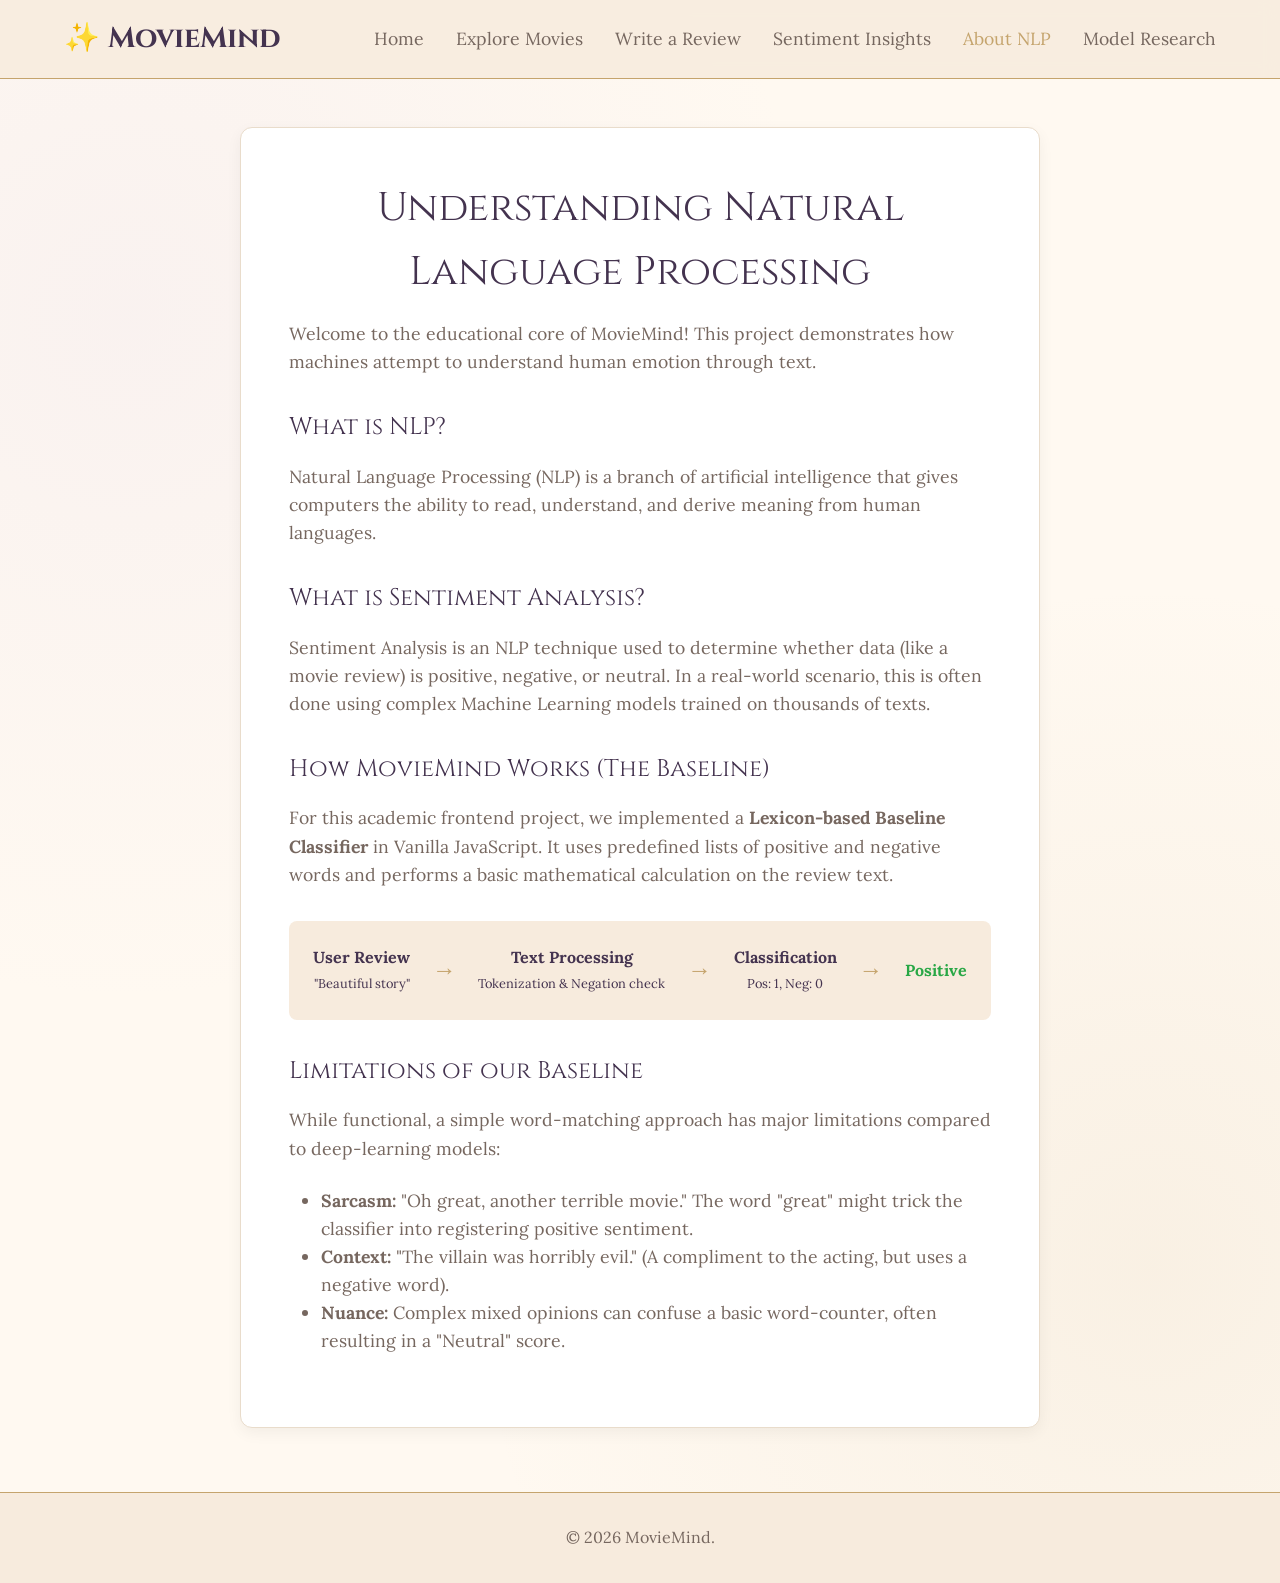
<file: frontend/about-nlp.html>
<!DOCTYPE html>
<html lang="en">
<head>
    <meta charset="UTF-8">
    <meta name="viewport" content="width=device-width, initial-scale=1.0">
    <title>About NLP - MovieMind</title>
    <link href="https://fonts.googleapis.com/css2?family=Cinzel:wght@400;600&family=Lora:ital,wght@0,400;0,600;1,400&display=swap" rel="stylesheet">
    <link rel="stylesheet" href="css/style.css">
    <style>
        .info-page { max-width: 800px; margin: 3rem auto; background: #fff; padding: 3rem; border-radius: 12px; border: 1px solid var(--soft-beige); box-shadow: 0 5px 15px rgba(0,0,0,0.05); }
        .info-page h1, .info-page h2 { color: var(--deep-plum); margin-top: 2rem; margin-bottom: 1rem; }
        .info-page h1 { font-size: 2.5rem; text-align: center; margin-top: 0; }
        .info-page p, .info-page ul { margin-bottom: 1.5rem; color: var(--soft-brown); font-size: 1.1rem; }
        .info-page ul { padding-left: 2rem; }
        .workflow { display: flex; align-items: center; justify-content: space-between; background: var(--cream); padding: 1.5rem; border-radius: 8px; flex-wrap: wrap; text-align: center; font-weight: bold; margin: 2rem 0; }
        .arrow { color: var(--muted-gold); font-size: 1.5rem; }
    </style>
</head>
<body>
    <header><nav><!-- Standard Global Nav --></nav></header>

    <main class="info-page">
        <h1>Understanding Natural Language Processing</h1>
        <p>Welcome to the educational core of MovieMind! This project demonstrates how machines attempt to understand human emotion through text.</p>
        
        <h2>What is NLP?</h2>
        <p>Natural Language Processing (NLP) is a branch of artificial intelligence that gives computers the ability to read, understand, and derive meaning from human languages.</p>

        <h2>What is Sentiment Analysis?</h2>
        <p>Sentiment Analysis is an NLP technique used to determine whether data (like a movie review) is positive, negative, or neutral. In a real-world scenario, this is often done using complex Machine Learning models trained on thousands of texts.</p>

        <h2>How MovieMind Works (The Baseline)</h2>
        <p>For this academic frontend project, we implemented a <strong>Lexicon-based Baseline Classifier</strong> in Vanilla JavaScript. It uses predefined lists of positive and negative words and performs a basic mathematical calculation on the review text.</p>
        
        <div class="workflow">
            <div>User Review<br><span style="font-size:0.8rem;font-weight:normal;">"Beautiful story"</span></div>
            <div class="arrow">→</div>
            <div>Text Processing<br><span style="font-size:0.8rem;font-weight:normal;">Tokenization & Negation check</span></div>
            <div class="arrow">→</div>
            <div>Classification<br><span style="font-size:0.8rem;font-weight:normal;">Pos: 1, Neg: 0</span></div>
            <div class="arrow">→</div>
            <div style="color:#28a745;">Positive</div>
        </div>

        <h2>Limitations of our Baseline</h2>
        <p>While functional, a simple word-matching approach has major limitations compared to deep-learning models:</p>
        <ul>
            <li><strong>Sarcasm:</strong> "Oh great, another terrible movie." The word "great" might trick the classifier into registering positive sentiment.</li>
            <li><strong>Context:</strong> "The villain was horribly evil." (A compliment to the acting, but uses a negative word).</li>
            <li><strong>Nuance:</strong> Complex mixed opinions can confuse a basic word-counter, often resulting in a "Neutral" score.</li>
        </ul>
    </main>
    <footer><p>&copy; 2026 MovieMind.</p></footer>
    <script src="js/main.js"></script>
    <script>
        document.querySelector('nav').innerHTML = `
        <a href="index.html" class="logo"><span>✨</span> MovieMind</a>
        <ul>
            <li><a href="index.html">Home</a></li>
            <li><a href="movies.html">Explore Movies</a></li>
            <li><a href="write-review.html">Write a Review</a></li>
            <li><a href="sentiment.html">Sentiment Insights</a></li>
            <li><a href="about-nlp.html" class="active">About NLP</a></li>
            <li><a href="model-comparison.html">Model Research</a></li>
        </ul>`;
    </script>
</body>
</html>
</file>
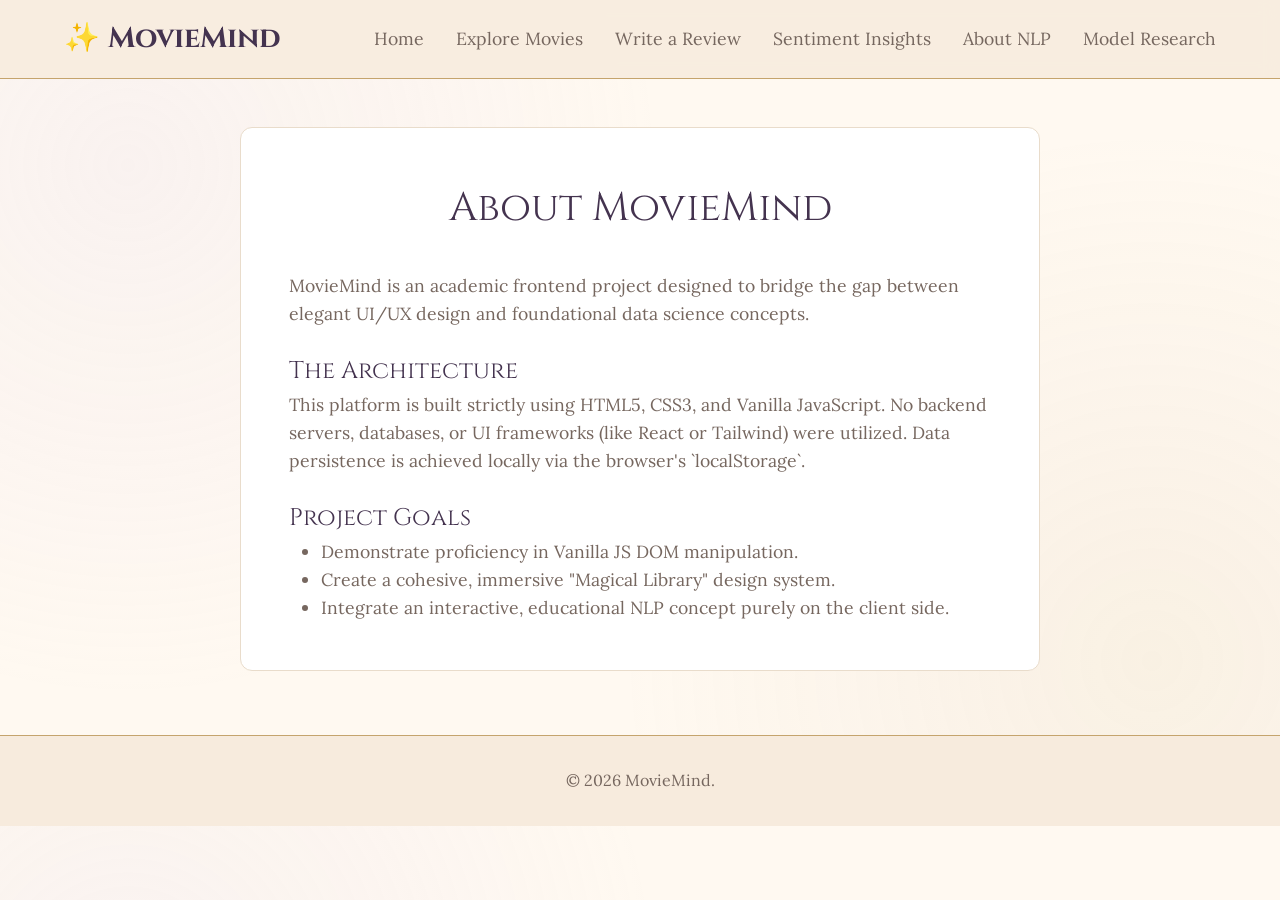
<file: frontend/about.html>
<!DOCTYPE html>
<html lang="en">
<head>
    <meta charset="UTF-8">
    <meta name="viewport" content="width=device-width, initial-scale=1.0">
    <title>About - MovieMind</title>
    <link href="https://fonts.googleapis.com/css2?family=Cinzel:wght@400;600&family=Lora:ital,wght@0,400;0,600;1,400&display=swap" rel="stylesheet">
    <link rel="stylesheet" href="css/style.css">
</head>
<body>
    <header><nav><!-- Standard Global Nav --></nav></header>
    <main class="info-page" style="max-width: 800px; margin: 3rem auto; background: #fff; padding: 3rem; border-radius: 12px; border: 1px solid var(--soft-beige);">
        <h1 style="font-size:2.5rem; text-align:center;">About MovieMind</h1>
        <p style="font-size:1.1rem; color:var(--soft-brown); margin-top:2rem;">MovieMind is an academic frontend project designed to bridge the gap between elegant UI/UX design and foundational data science concepts.</p>
        <h2 style="color:var(--deep-plum); margin-top:1.5rem;">The Architecture</h2>
        <p style="font-size:1.1rem; color:var(--soft-brown);">This platform is built strictly using HTML5, CSS3, and Vanilla JavaScript. No backend servers, databases, or UI frameworks (like React or Tailwind) were utilized. Data persistence is achieved locally via the browser's `localStorage`.</p>
        <h2 style="color:var(--deep-plum); margin-top:1.5rem;">Project Goals</h2>
        <ul style="font-size:1.1rem; color:var(--soft-brown); padding-left:2rem;">
            <li>Demonstrate proficiency in Vanilla JS DOM manipulation.</li>
            <li>Create a cohesive, immersive "Magical Library" design system.</li>
            <li>Integrate an interactive, educational NLP concept purely on the client side.</li>
        </ul>
    </main>
    <footer><p>&copy; 2026 MovieMind.</p></footer>
    <script src="js/main.js"></script>
    <script>
        document.querySelector('nav').innerHTML = `
        <a href="index.html" class="logo"><span>✨</span> MovieMind</a>
        <ul>
            <li><a href="index.html">Home</a></li>
            <li><a href="movies.html">Explore Movies</a></li>
            <li><a href="write-review.html">Write a Review</a></li>
            <li><a href="sentiment.html">Sentiment Insights</a></li>
            <li><a href="about-nlp.html">About NLP</a></li>
                <li><a href="model-comparison.html">Model Research</a></li>
        </ul>`;
    </script>
</body>
</html>
</file>
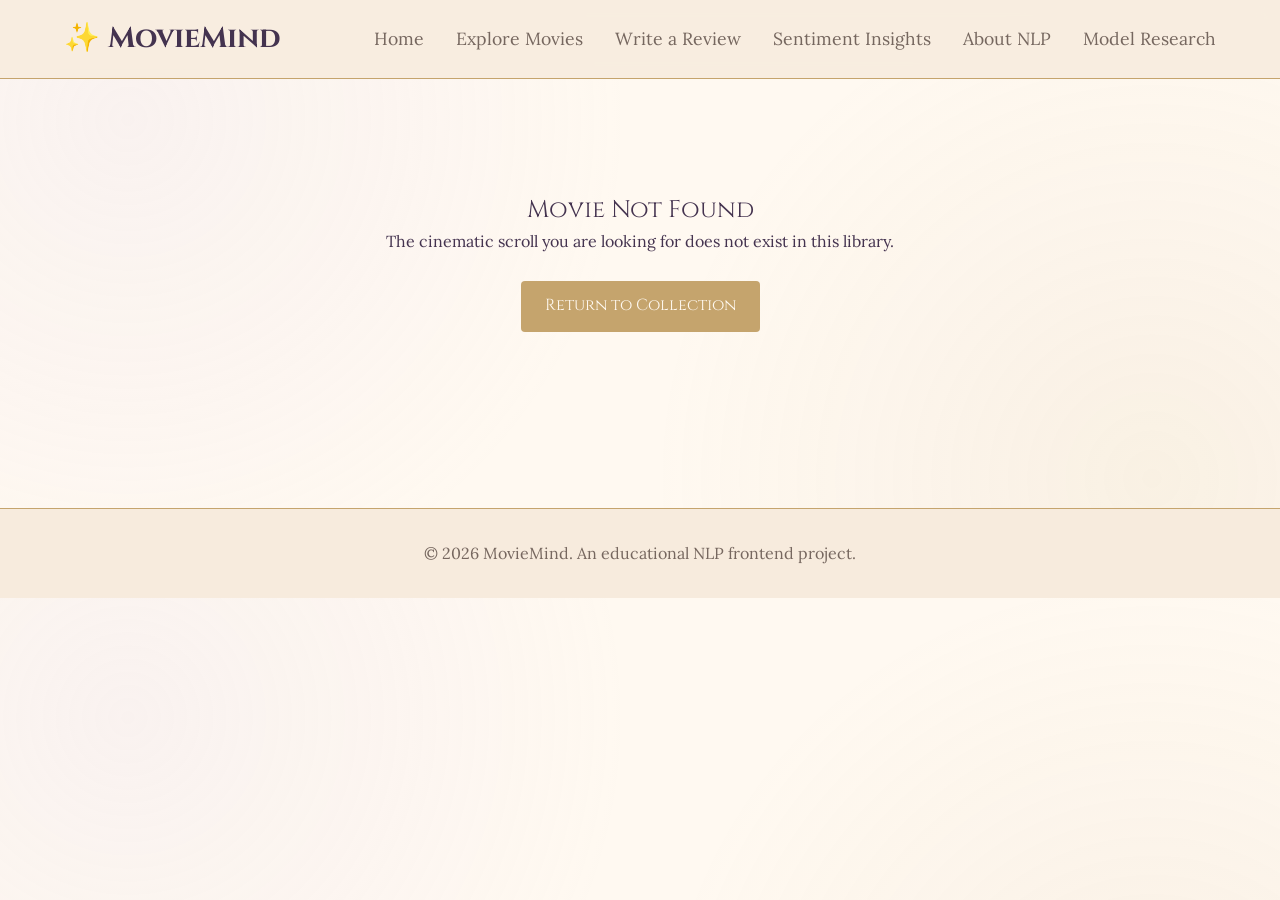
<file: frontend/movie-details.html>
<!DOCTYPE html>
<html lang="en">
<head>
    <meta charset="UTF-8">
    <meta name="viewport" content="width=device-width, initial-scale=1.0">
    <title>Movie Details - MovieMind</title>
    <link href="https://fonts.googleapis.com/css2?family=Cinzel:wght@400;600&family=Lora:ital,wght@0,400;0,600;1,400&display=swap" rel="stylesheet">
    <link rel="stylesheet" href="css/style.css">
    <link rel="stylesheet" href="css/movie-details.css">
</head>
<body>
    <header><nav><!-- Standard Nav --></nav></header>

    <main class="details-page" id="mainContent">
        <!-- Injected via JS -->
    </main>

    <footer><p>&copy; 2026 MovieMind. An educational NLP frontend project.</p></footer>

    <script src="js/data.js"></script>
    <script src="js/storage.js"></script>
    <script src="js/main.js"></script>
    <script src="js/movie-details.js"></script>
</body>
</html>
</file>
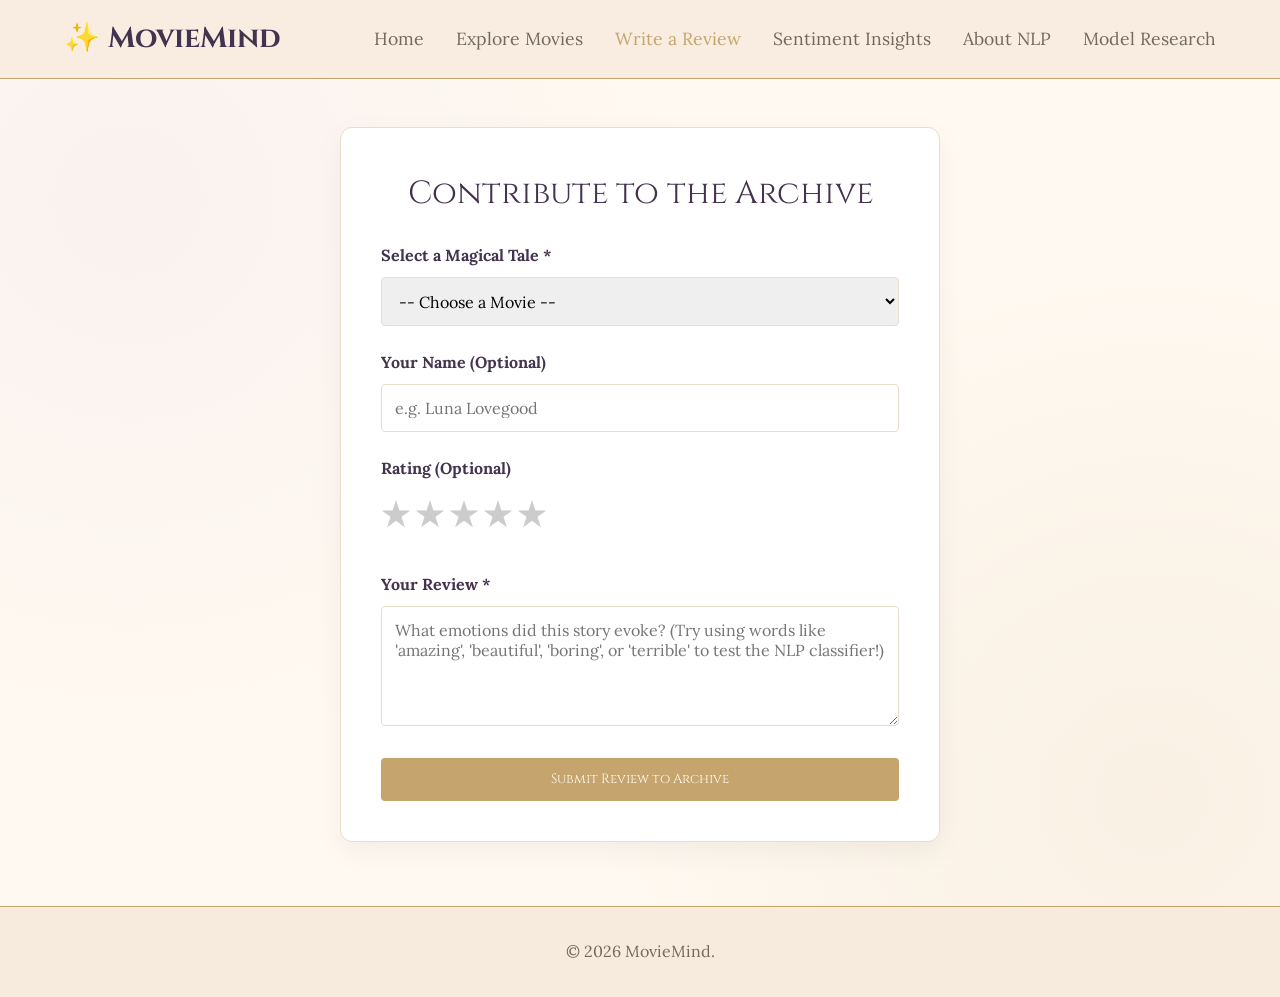
<file: frontend/write-review.html>
<!DOCTYPE html>
<html lang="en">
<head>
    <meta charset="UTF-8">
    <meta name="viewport" content="width=device-width, initial-scale=1.0">
    <title>Write a Review - MovieMind</title>
    <link href="https://fonts.googleapis.com/css2?family=Cinzel:wght@400;600&family=Lora:ital,wght@0,400;0,600;1,400&display=swap" rel="stylesheet">
    <link rel="stylesheet" href="css/style.css">
    <style>
        .review-form-container { max-width: 600px; margin: 3rem auto; background: #fff; padding: 2.5rem; border-radius: 12px; box-shadow: 0 10px 30px rgba(0,0,0,0.05); border: 1px solid var(--soft-beige); }
        .form-group { margin-bottom: 1.5rem; }
        .form-group label { display: block; margin-bottom: 0.5rem; font-weight: bold; color: var(--deep-plum); }
        .form-group input, .form-group select, .form-group textarea { width: 100%; padding: 0.8rem; border: 1px solid var(--soft-beige); border-radius: 4px; font-family: var(--font-body); font-size: 1rem; }
        .form-group textarea { resize: vertical; min-height: 120px; }
        .star-rating { display: flex; flex-direction: row-reverse; justify-content: flex-end; gap: 5px; font-size: 2rem; cursor: pointer; }
        .star-rating input { display: none; }
        .star-rating label { color: #ccc; transition: color 0.2s; }
        .star-rating input:checked ~ label, .star-rating label:hover, .star-rating label:hover ~ label { color: var(--muted-gold); }
        .success-message { display: none; background: #d4edda; color: #155724; padding: 1rem; border-radius: 8px; margin-bottom: 1.5rem; text-align: center; }
    </style>
</head>
<body>
    <header><nav><!-- Loaded by main.js in full app --></nav></header>

    <main class="review-page">
        <div class="review-form-container">
            <h1 style="text-align:center; margin-bottom:1.5rem;">Contribute to the Archive</h1>
            
            <div id="successMessage" class="success-message">
                Review successfully archived! Our NLP classifier has analyzed your sentiment.
                <br><br><a href="#" id="viewReviewBtn" class="btn btn-outline" style="font-size:0.9rem;">View Review on Movie Page</a>
            </div>

            <form id="reviewForm">
                <div class="form-group">
                    <label for="movieSelect">Select a Magical Tale *</label>
                    <select id="movieSelect" required>
                        <option value="">-- Choose a Movie --</option>
                    </select>
                </div>
                
                <div class="form-group">
                    <label for="reviewerName">Your Name (Optional)</label>
                    <input type="text" id="reviewerName" placeholder="e.g. Luna Lovegood">
                </div>

                <div class="form-group">
                    <label>Rating (Optional)</label>
                    <div class="star-rating">
                        <input type="radio" id="star5" name="rating" value="5"><label for="star5">★</label>
                        <input type="radio" id="star4" name="rating" value="4"><label for="star4">★</label>
                        <input type="radio" id="star3" name="rating" value="3"><label for="star3">★</label>
                        <input type="radio" id="star2" name="rating" value="2"><label for="star2">★</label>
                        <input type="radio" id="star1" name="rating" value="1"><label for="star1">★</label>
                    </div>
                </div>

                <div class="form-group">
                    <label for="reviewText">Your Review *</label>
                    <textarea id="reviewText" required placeholder="What emotions did this story evoke? (Try using words like 'amazing', 'beautiful', 'boring', or 'terrible' to test the NLP classifier!)"></textarea>
                </div>

                <button type="submit" class="btn" style="width:100%;">Submit Review to Archive</button>
            </form>
        </div>
    </main>
    <footer><p>&copy; 2026 MovieMind.</p></footer>

    <script src="js/data.js"></script>
    <script src="js/storage.js"></script>
    <script src="js/sentiment.js"></script>
    <script src="js/main.js"></script>
    <script src="js/reviews.js"></script>
</body>
</html>
</file>
<file: frontend/css/style.css>
/* Core Variables & Magical Theme Palette */
:root {
    --warm-ivory: #FFF9F1;
    --cream: #F7EBDD;
    --soft-beige: #E9DCCB;
    --dusty-lavender: #D9C9E8;
    --pale-mauve: #C7B3D8;
    --dusty-rose: #D9AEB5;
    --muted-gold: #C5A46D;
    --deep-plum: #44334F;
    --soft-brown: #76675F;
    --font-heading: 'Cinzel', serif;
    --font-body: 'Lora', serif;
}

* { box-sizing: border-box; margin: 0; padding: 0; }

body {
    background-color: var(--warm-ivory);
    color: var(--deep-plum);
    font-family: var(--font-body);
    line-height: 1.6;
    background-image: radial-gradient(circle at 10% 20%, rgba(217, 201, 232, 0.15) 0%, transparent 40%),
                      radial-gradient(circle at 90% 80%, rgba(197, 164, 109, 0.1) 0%, transparent 40%);
}

h1, h2, h3, h4 { font-family: var(--font-heading); font-weight: normal; }

/* Global Navigation */
header {
    background: rgba(247, 235, 221, 0.85);
    backdrop-filter: blur(10px);
    border-bottom: 1px solid var(--muted-gold);
    position: sticky;
    top: 0; z-index: 1000;
}
nav { display: flex; justify-content: space-between; align-items: center; padding: 1rem 5%; }
.logo { font-family: var(--font-heading); font-size: 1.8rem; color: var(--deep-plum); text-decoration: none; font-weight: bold; display: flex; align-items: center; gap: 8px;}
.logo span { color: var(--muted-gold); }
nav ul { list-style: none; display: flex; gap: 2rem; }
nav ul li a { text-decoration: none; color: var(--soft-brown); transition: color 0.3s; font-size: 1.1rem; }
nav ul li a:hover, nav ul li a.active { color: var(--muted-gold); }
.mobile-menu-btn { display: none; background: none; border: none; font-size: 1.5rem; color: var(--deep-plum); cursor: pointer; }

/* Buttons */
.btn {
    display: inline-block; padding: 0.8rem 1.5rem; background: var(--muted-gold);
    color: var(--warm-ivory); text-decoration: none; font-family: var(--font-heading);
    border-radius: 4px; border: none; cursor: pointer; transition: background 0.3s, transform 0.2s;
}
.btn:hover { background: var(--deep-plum); transform: translateY(-2px); }
.btn-outline { background: transparent; border: 1px solid var(--muted-gold); color: var(--muted-gold); }
.btn-outline:hover { background: var(--muted-gold); color: var(--warm-ivory); }

/* Movie Cards */
.movie-grid { display: grid; grid-template-columns: repeat(auto-fill, minmax(250px, 1fr)); gap: 2rem; padding: 2rem 5%; }
.movie-card {
    background: #fff; border-radius: 8px; overflow: hidden; box-shadow: 0 4px 15px rgba(68, 51, 79, 0.08);
    transition: transform 0.3s, box-shadow 0.3s; border: 1px solid var(--soft-beige); display: flex; flex-direction: column;
}
.movie-card:hover { transform: translateY(-5px); box-shadow: 0 8px 25px rgba(197, 164, 109, 0.3); }
.movie-card img { width: 100%; height: 350px; object-fit: cover; }
.movie-card-info { padding: 1.5rem; flex-grow: 1; display: flex; flex-direction: column; }
.movie-card-info h3 { font-size: 1.3rem; margin-bottom: 0.5rem; color: var(--deep-plum); }
.meta-tags { display: flex; gap: 10px; font-size: 0.9rem; color: var(--soft-brown); margin-bottom: 1rem; flex-wrap: wrap; }
.genre-tag { background: var(--dusty-lavender); color: var(--deep-plum); padding: 2px 8px; border-radius: 12px; font-size: 0.8rem; }
.stats { margin-top: auto; padding-top: 1rem; border-top: 1px solid var(--soft-beige); display: flex; justify-content: space-between; align-items: center; }

/* Stars */
.star { color: #ccc; font-size: 1.2rem; }
.star.filled { color: var(--muted-gold); }

/* Footer */
footer { text-align: center; padding: 2rem; background: var(--cream); border-top: 1px solid var(--muted-gold); margin-top: 4rem; color: var(--soft-brown); }

/* Responsive */
@media (max-width: 768px) {
    nav ul { display: none; flex-direction: column; width: 100%; position: absolute; top: 100%; left: 0; background: var(--cream); padding: 1rem; text-align: center; }
    nav ul.show-mobile { display: flex; }
    .mobile-menu-btn { display: block; }
}

/* Animations */
@keyframes float { 0% { transform: translateY(0px); } 50% { transform: translateY(-10px); } 100% { transform: translateY(0px); } }
.floating-element { animation: float 4s ease-in-out infinite; }
</file>
<file: frontend/css/movie-details.css>
/* =========================
   Movie Details Page
========================= */

.details-page {
    width: 100%;
    max-width: 1200px;
    margin: 0 auto;
    padding: clamp(1rem, 3vw, 2rem) 5%;
    box-sizing: border-box;
}

/* =========================
   Movie Header
========================= */

.movie-header {
    display: flex;
    align-items: flex-start;
    gap: clamp(1.25rem, 3vw, 2rem);

    background: #fff;
    padding: clamp(1rem, 3vw, 2rem);
    border-radius: 12px;
    box-shadow: 0 5px 15px rgba(0, 0, 0, 0.05);
    margin-bottom: 2rem;
    border: 1px solid var(--soft-beige);
    box-sizing: border-box;
    min-width: 0;
}

/* Movie Poster */
.movie-poster {
    display: block;
    width: 100%;
    max-width: 300px;
    height: auto;
    aspect-ratio: 2 / 3;
    object-fit: cover;
    flex-shrink: 0;

    border-radius: 8px;
    box-shadow: 0 4px 10px rgba(0, 0, 0, 0.1);
}

/* Movie Information */
.movie-info {
    flex: 1;
    min-width: 0;
    overflow-wrap: anywhere;
}

.movie-info h1 {
    font-size: clamp(1.6rem, 3.5vw, 2.5rem);
    line-height: 1.3;
    color: var(--deep-plum);
    margin-bottom: 0.5rem;
}

.movie-info p {
    line-height: 1.7;
}

.synopsis {
    font-size: clamp(0.95rem, 1.5vw, 1.1rem);
    margin: 1rem 0;
    color: var(--soft-brown);
    font-style: italic;
    overflow-wrap: anywhere;
}

/* =========================
   Sentiment Summary
========================= */

.sentiment-summary {
    margin-top: 1.5rem;
    padding: clamp(0.85rem, 2vw, 1rem);
    background: var(--cream);
    border-radius: 8px;
    border-left: 4px solid var(--muted-gold);
    overflow-wrap: anywhere;
}

.sentiment-bar {
    display: flex;
    width: 100%;
    height: 10px;
    border-radius: 5px;
    overflow: hidden;
    margin-top: 10px;
}

.sentiment-bar > * {
    min-width: 0;
}

/* =========================
   Reviews Section
========================= */

.reviews-section {
    margin-top: clamp(2rem, 5vw, 3rem);
    min-width: 0;
}

.reviews-section h2 {
    font-size: clamp(1.5rem, 3vw, 2rem);
    line-height: 1.4;
    margin-bottom: 1.5rem;
    color: var(--deep-plum);
}

.review-card {
    background: #fff;
    padding: clamp(1rem, 2.5vw, 1.5rem);
    border-radius: 8px;
    border: 1px solid var(--soft-beige);
    margin-bottom: 1rem;
    box-shadow: 0 2px 5px rgba(0, 0, 0, 0.03);
    min-width: 0;
    overflow-wrap: anywhere;
    box-sizing: border-box;
}

.review-header {
    display: flex;
    align-items: flex-start;
    justify-content: space-between;
    flex-wrap: wrap;
    gap: 0.75rem;
    margin-bottom: 0.75rem;
}

.review-header h3,
.review-header h4 {
    overflow-wrap: anywhere;
    min-width: 0;
}

.sentiment-badge {
    display: inline-block;
    flex-shrink: 0;
    padding: 4px 10px;
    border-radius: 12px;
    font-size: 0.8rem;
    font-weight: bold;
    text-align: center;
}

.sentiment-Positive {
    background: #d4edda;
    color: #155724;
}

.sentiment-Neutral {
    background: #e2e3e5;
    color: #383d41;
}

.sentiment-Negative {
    background: #f8d7da;
    color: #721c24;
}

/* =========================
   Tablets
========================= */

@media (max-width: 768px) {
    .details-page {
        padding: 1.5rem 4%;
    }

    .movie-header {
        gap: 1.5rem;
    }

    .movie-poster {
        max-width: 220px;
    }

    .movie-info h1 {
        font-size: clamp(1.5rem, 4vw, 2rem);
    }
}

/* =========================
   Mobile Phones
========================= */

@media (max-width: 600px) {
    .details-page {
        padding: 1rem;
    }

    .movie-header {
        flex-direction: column;
        align-items: center;
        gap: 1.5rem;
        padding: 1rem;
        border-radius: 10px;
    }

    .movie-poster {
        width: min(100%, 240px);
        max-width: 240px;
        align-self: center;
    }

    .movie-info {
        width: 100%;
    }

    .movie-info h1 {
        font-size: 1.7rem;
        text-align: center;
    }

    .synopsis {
        font-size: 0.95rem;
    }

    .sentiment-summary {
        margin-top: 1rem;
        padding: 0.9rem;
    }

    .reviews-section {
        margin-top: 2rem;
    }

    .review-header {
        align-items: flex-start;
    }

    .review-card {
        padding: 1rem;
    }
}

/* =========================
   Very Small Screens
========================= */

@media (max-width: 360px) {
    .details-page {
        padding: 0.75rem;
    }

    .movie-header {
        padding: 0.75rem;
    }

    .movie-poster {
        width: min(100%, 200px);
    }

    .movie-info h1 {
        font-size: 1.45rem;
    }

    .review-header {
        flex-direction: column;
        gap: 0.5rem;
    }

    .sentiment-badge {
        font-size: 0.75rem;
    }
}
</file>
